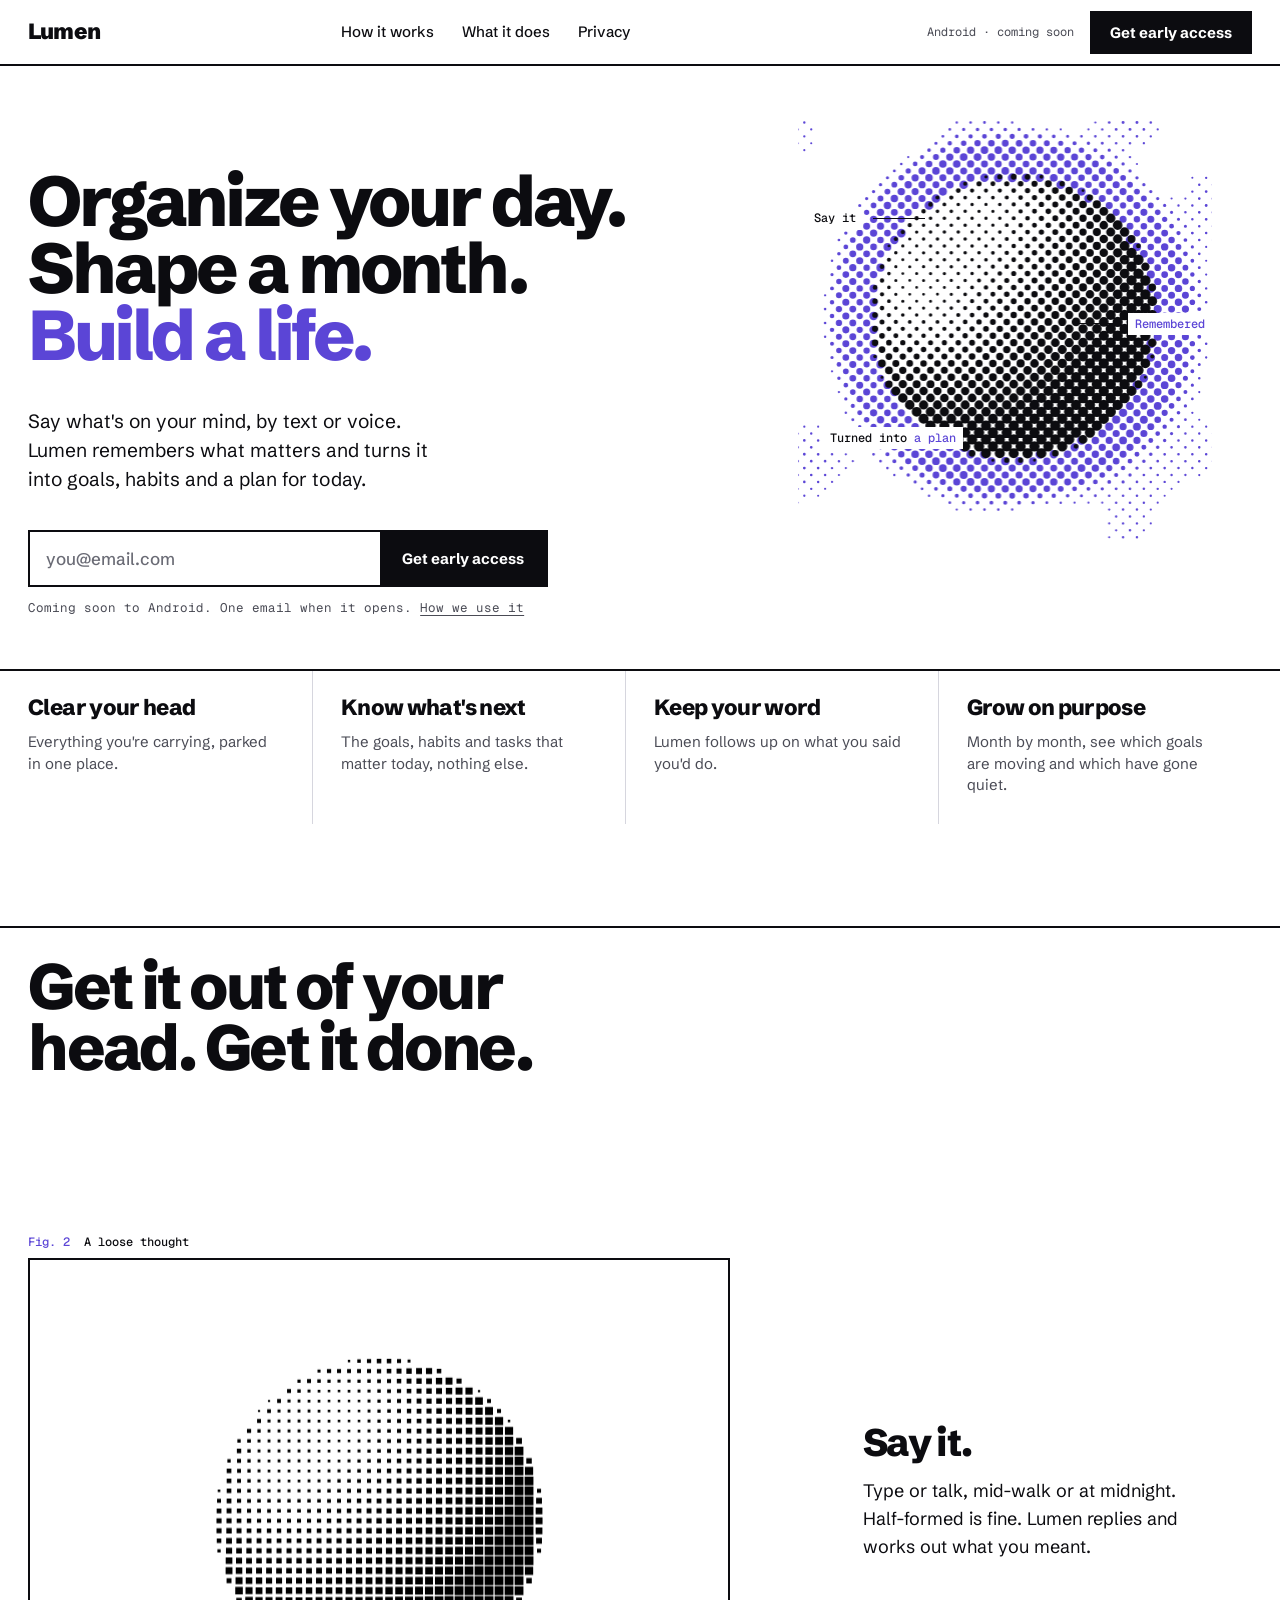
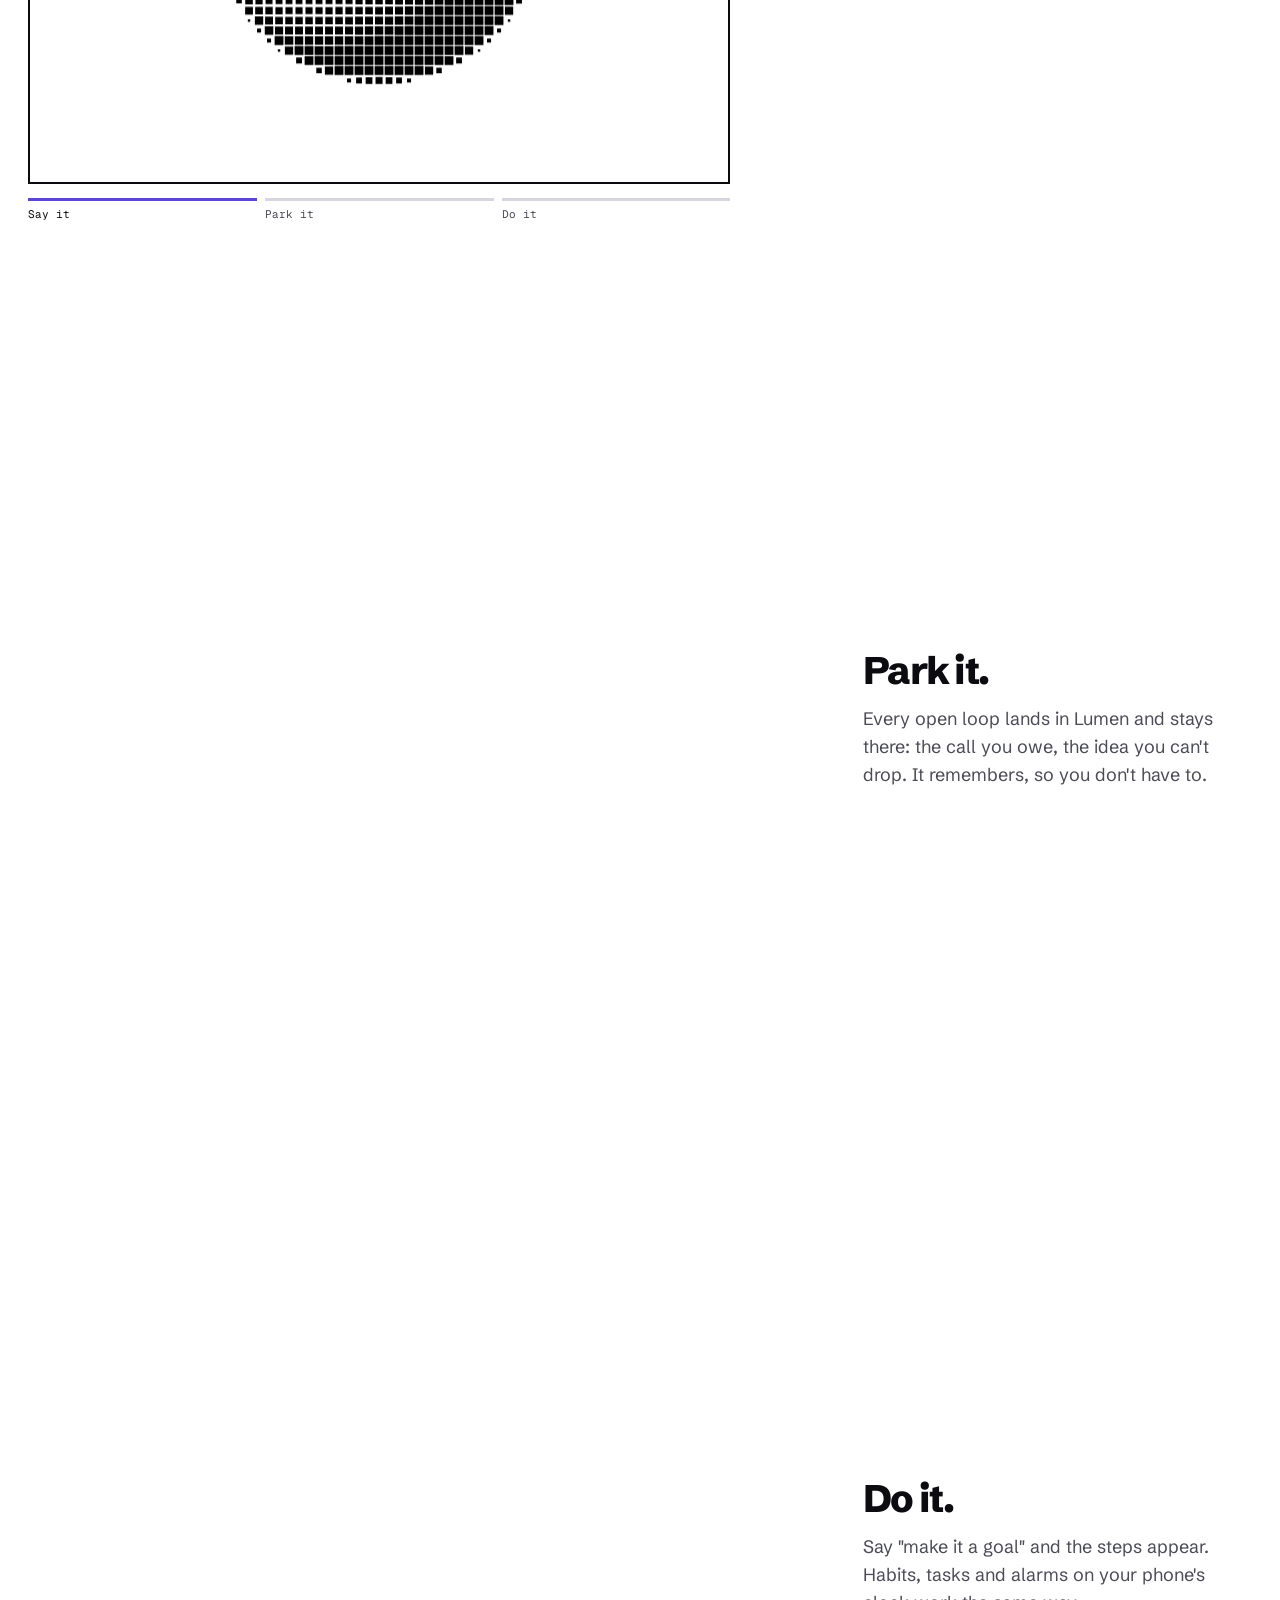
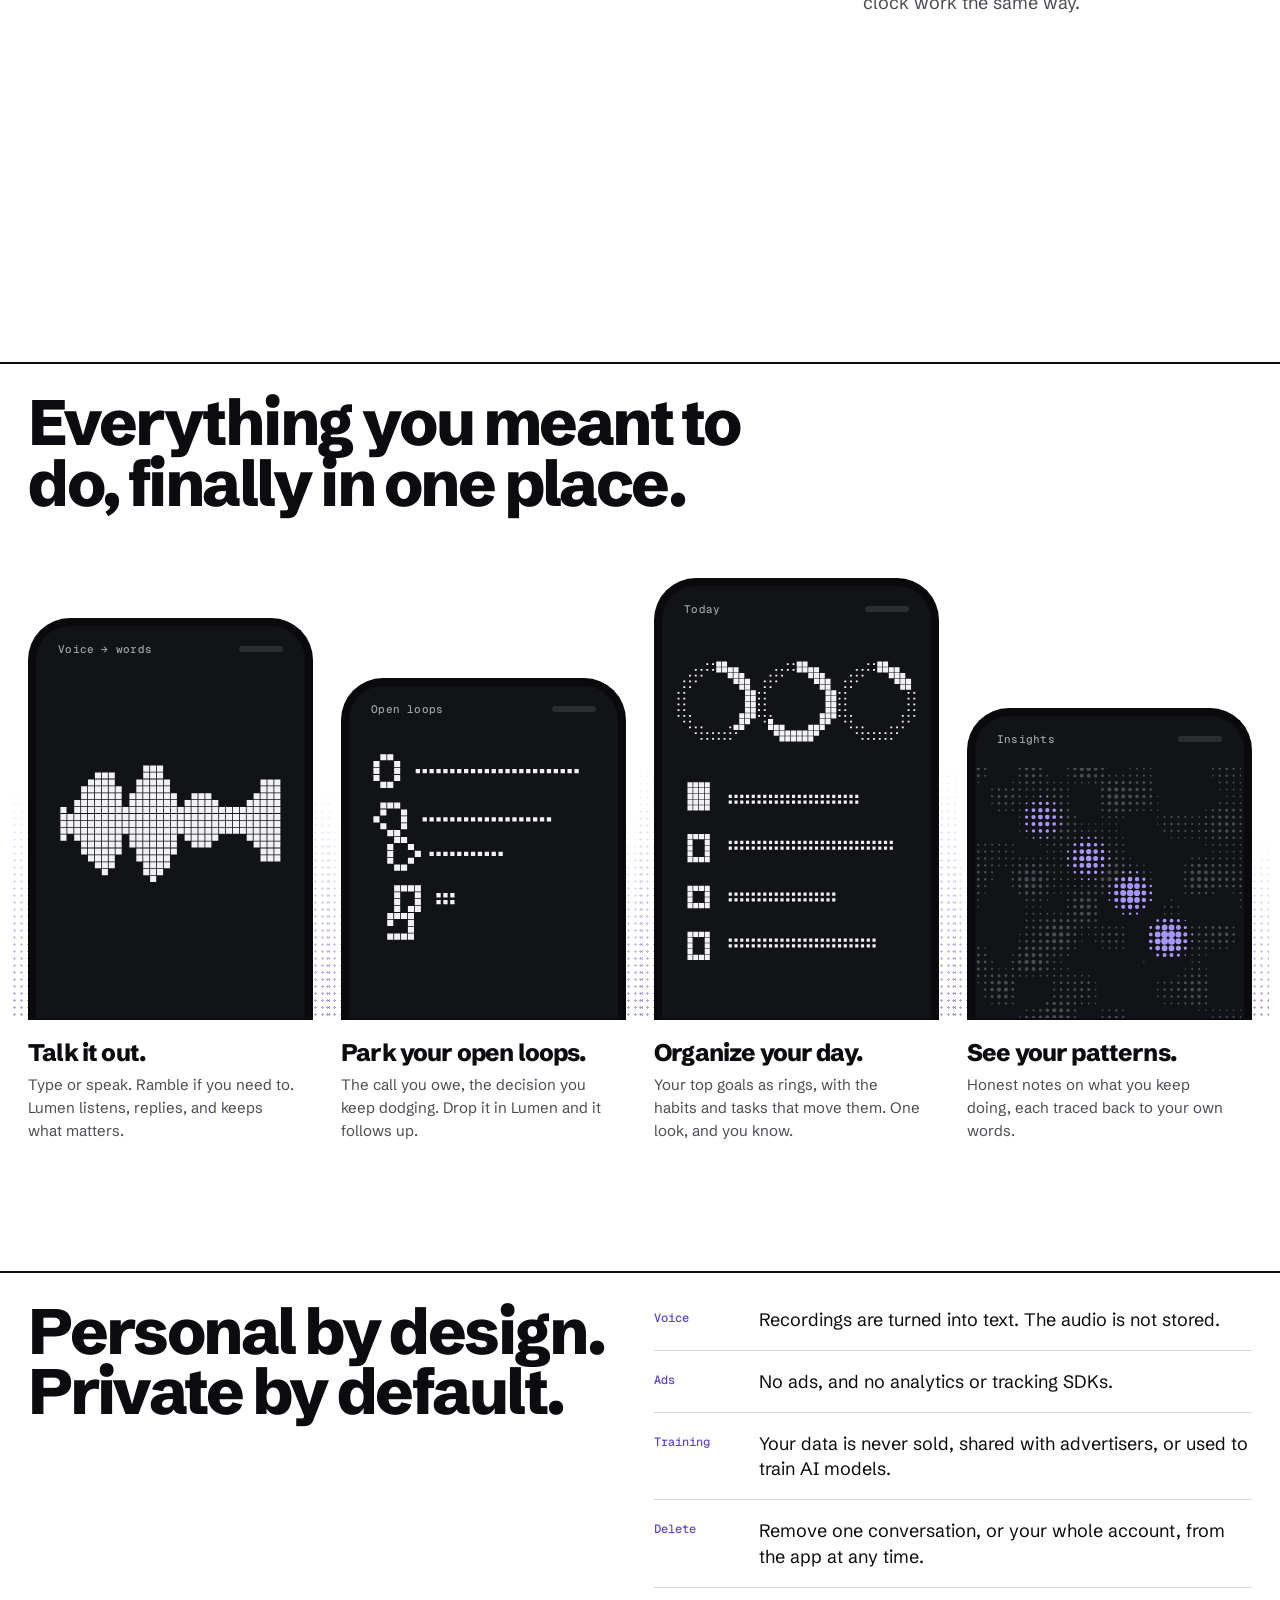
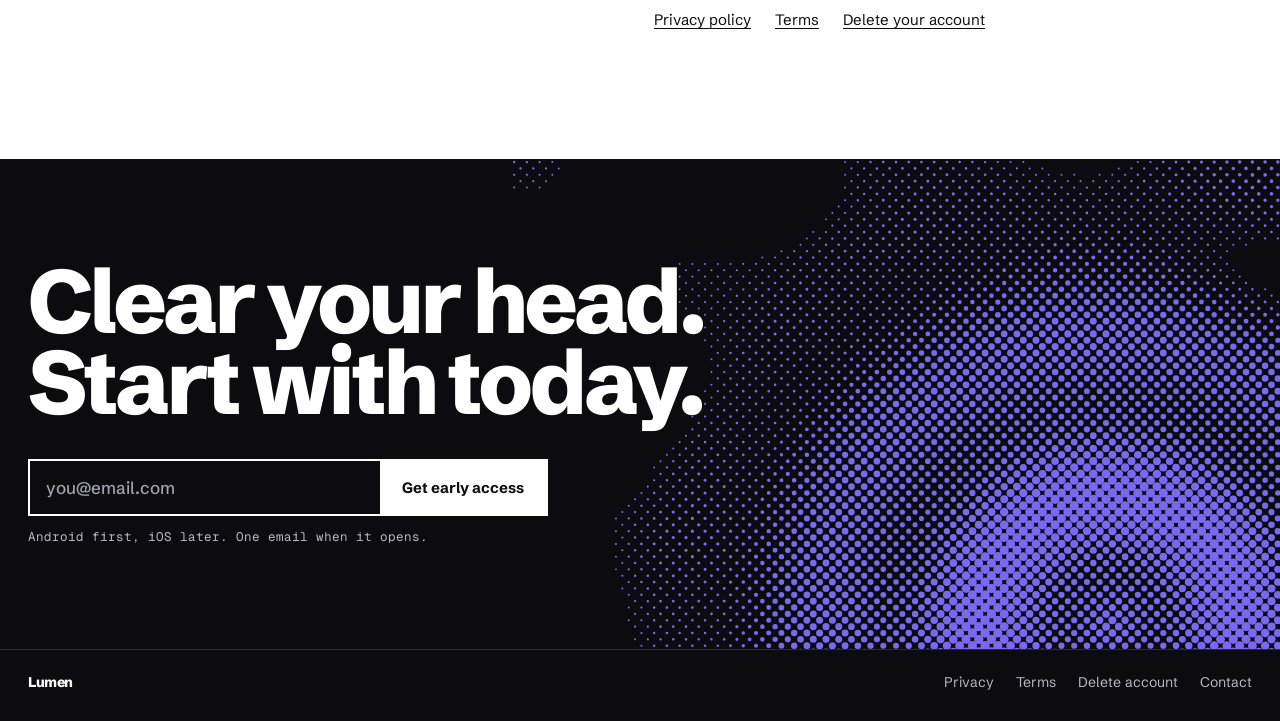
<file: index.html>
<!doctype html>
<html lang="en">
<head>
<meta charset="utf-8">
<meta name="viewport" content="width=device-width, initial-scale=1">
<title>Lumen</title>
<meta name="description" content="Organize your day, shape a month, build a life. Talk to Lumen by text or voice; it remembers what matters and turns it into goals, habits and a plan for today. Coming soon to Android.">
<meta name="theme-color" content="#ffffff">
<!-- Early-access signups: paste the Apps Script web app URL here (see tools/SIGNUP-SHEET.md). -->
<meta name="signup-endpoint" content="https://script.google.com/macros/s/AKfycbzKmmOQINYD0-KCKKzUmuFXins6NTSsWz9HASdipMhS42ae9SotaU0V_OK1k_s-M503/exec">
<meta property="og:type" content="website">
<meta property="og:title" content="Lumen: organize your day, shape a month, build a life">
<meta property="og:description" content="Say what's on your mind. Lumen remembers what matters and turns it into goals, habits and a plan for today. Coming soon to Android.">
<link rel="preconnect" href="https://fonts.googleapis.com">
<link rel="preconnect" href="https://fonts.gstatic.com" crossorigin>
<link href="https://fonts.googleapis.com/css2?family=Schibsted+Grotesk:wght@400;500;700;800;900&family=Geist+Mono:wght@400;500&family=Inter:wght@400;500;600;700&display=swap" rel="stylesheet">
<style>
:root {
  --paper: #ffffff;
  --ink: #0c0c10;
  --ink-2: #4a4b55;
  --violet: #5b45d6;
  --violet-soft: #ece8ff;
  --rule: #0c0c10;
  --hair: #d6d6de;
  --g: clamp(16px, 2.2vw, 32px);
  --col: calc((min(100vw, 1600px) - var(--g) * 13) / 12);
  --sans: 'Schibsted Grotesk', system-ui, sans-serif;
  --mono: 'Geist Mono', ui-monospace, monospace;
  --ease: cubic-bezier(0.16, 1, 0.3, 1);
}
* { box-sizing: border-box; }
html { scroll-behavior: smooth; }
@media (prefers-reduced-motion: reduce) { html { scroll-behavior: auto; } }
body {
  margin: 0;
  background: var(--paper);
  color: var(--ink);
  font: 400 17px/1.55 var(--sans);
  -webkit-font-smoothing: antialiased;
  text-rendering: optimizeLegibility;
}
::selection { background: var(--violet); color: #fff; }
a { color: inherit; text-underline-offset: 0.2em; text-decoration-thickness: 1px; }
a:hover { color: var(--violet); }
:focus-visible { outline: 2px solid var(--violet); outline-offset: 3px; }
html { scrollbar-color: var(--ink) var(--paper); }

.wrap { max-width: 1600px; margin: 0 auto; padding: 0 var(--g); }
.grid { display: grid; grid-template-columns: repeat(12, minmax(0, 1fr)); column-gap: var(--g); }

/* Masthead */
.mast { border-bottom: 2px solid var(--rule); }
.mast .grid { align-items: center; min-height: 64px; }
.logo { grid-column: 1 / 4; font-weight: 900; font-size: 22px; letter-spacing: -0.04em; text-decoration: none; display: flex; align-items: center; gap: 10px; }
.logo svg { width: 22px; height: 22px; }
.mast nav { grid-column: 4 / 10; display: flex; gap: 28px; font-size: 15px; font-weight: 500; }
.mast nav a { text-decoration: none; }
.mast__cta { grid-column: 10 / 13; justify-self: end; display: flex; align-items: center; gap: 16px; font-size: 14px; }
.mast__cta span { font-family: var(--mono); font-size: 12px; color: var(--ink-2); white-space: nowrap; }
.btn {
  white-space: nowrap;
  font: 700 15px/1 var(--sans);
  border: 2px solid var(--ink);
  background: var(--ink);
  color: var(--paper);
  padding: 12px 18px;
  text-decoration: none;
  cursor: pointer;
  transition: background 0.25s var(--ease), color 0.25s var(--ease);
}
.btn:hover { background: var(--violet); border-color: var(--violet); color: #fff; }
.btn:disabled { opacity: 0.5; cursor: progress; }

/* Hero */
.hero { padding-block: clamp(40px, 6vw, 96px) 0; }
.hero__text { grid-column: 1 / 8; align-self: start; padding-top: clamp(0px, 2vw, 32px); }
.hero h1 {
  font-weight: 800;
  font-size: clamp(44px, 5.5vw, 5.4rem);
  line-height: 0.95;
  letter-spacing: -0.045em;
  margin: 0 0 clamp(24px, 3vw, 40px);
  text-wrap: balance;
}
.hero h1 span { display: block; white-space: nowrap; animation: rise 1.1s var(--ease) both; }
.hero h1 span:nth-child(2) { animation-delay: 0.08s; }
.hero h1 span:nth-child(3) { animation-delay: 0.16s; color: var(--violet); }
@keyframes rise { from { transform: translateY(0.35em); opacity: 0; filter: blur(6px); } }
.lede { font-size: clamp(18px, 1.5vw, 21px); line-height: 1.5; max-width: 34ch; margin: 0 0 36px; color: var(--ink); }

.signup { max-width: 520px; }
.signup .trap { position: absolute; left: -9999px; width: 1px; height: 1px; opacity: 0; }
.signup__row { display: flex; border: 2px solid var(--ink); }
.signup input {
  flex: 1;
  min-width: 0;
  font: 500 17px/1 var(--sans);
  padding: 16px 16px;
  border: 0;
  background: transparent;
  color: var(--ink);
  caret-color: var(--violet);
}
.signup input::placeholder { color: #6a6b75; }
.signup input:focus { outline: none; background: var(--violet-soft); }
.signup .btn { border: 0; padding: 0 22px; }
.signup__note { font: 400 12.5px/1.5 var(--mono); color: var(--ink-2); margin: 12px 0 0; }
.signup__note[data-kind='error'] { color: #b4232a; }
.signup__note[data-kind='ok'] { color: var(--violet); }
.signup[data-state='error'] .signup__row { border-color: #b4232a; }

.hero__fig { grid-column: 8 / 13; position: relative; aspect-ratio: 1 / 1.02; margin-top: -24px; }
.hero__fig canvas { position: absolute; inset: 0; width: 100%; height: 100%; display: block; }
.anno { position: absolute; font: 500 12px/1.35 var(--mono); color: var(--ink); display: flex; align-items: center; gap: 10px; white-space: nowrap; pointer-events: none; }
.anno span { background: var(--paper); padding: 3px 7px; }
.anno::before { content: ''; height: 1px; background: var(--ink); width: var(--len, 64px); order: var(--o, 0); }
.anno b { font-weight: 500; color: var(--violet); }
.anno--l { flex-direction: row-reverse; }

/* Facts strip */
.facts { margin-top: clamp(32px, 4vw, 56px); border-top: 2px solid var(--rule); }
.facts .grid > div { grid-column: span 3; padding: 20px 0 28px; border-right: 1px solid var(--hair); padding-right: var(--g); }
.facts .grid > div:last-child { border-right: 0; }
.facts h3 { font-size: 22px; font-weight: 800; letter-spacing: -0.03em; margin: 0 0 6px; }
.facts p { margin: 0; color: var(--ink-2); font-size: 15px; line-height: 1.45; }

/* How it works: sticky stage */
.how { border-top: 2px solid var(--rule); margin-top: clamp(64px, 8vw, 120px); }
.how__head { padding: 28px 0 0; }
.how__head h2, .h2 {
  grid-column: 1 / 9;
  font-size: clamp(40px, 5vw, 4.5rem);
  line-height: 0.95;
  letter-spacing: -0.04em;
  font-weight: 800;
  margin: 0;
  text-wrap: balance;
}
.how__body { position: relative; }
.how__stage { grid-column: 1 / 8; grid-row: 1; position: sticky; top: 0; height: 100vh; display: flex; align-items: center; }
.how__fig { width: 100%; }
.how__stage .frame { position: relative; width: 100%; aspect-ratio: 4 / 3; max-height: 66vh; border: 2px solid var(--rule); overflow: hidden; }
.how__stage canvas { position: absolute; inset: 0; width: 100%; height: 100%; }
.how__stage .tag { margin: 0 0 10px; font: 500 12px/1 var(--mono); }
.how__stage .tag b { color: var(--violet); font-weight: 500; }
.how__stage .meter { margin-top: 14px; display: grid; grid-template-columns: repeat(3, 1fr); gap: 8px; font: 400 11px/1 var(--mono); color: var(--ink-2); }
.how__stage .meter span { border-top: 3px solid var(--hair); padding-top: 8px; transition: border-color 0.4s var(--ease), color 0.4s var(--ease); }
.how__stage .meter span.on { border-color: var(--violet); color: var(--ink); }
.how__steps { grid-column: 9 / 13; grid-row: 1; }
.step { min-height: 92vh; display: flex; flex-direction: column; justify-content: center; }
.step h3 { font-size: clamp(30px, 3vw, 44px); letter-spacing: -0.035em; line-height: 1; font-weight: 800; margin: 0 0 16px; }
.step p { margin: 0; font-size: 18px; max-width: 32ch; color: var(--ink-2); transition: color 0.4s var(--ease); }
.step.on p { color: var(--ink); }

/* Feature plates: a phone-shaped window onto one animated idea, cut by the rule */
.screens { border-top: 2px solid var(--rule); padding-top: 28px; }
.screens .h2 { grid-column: 1 / 10; }
.shots { margin-top: clamp(40px, 5vw, 72px); align-items: end; }
.shot { grid-column: span 3; }
.cut { position: relative; border-bottom: 2px solid var(--rule); display: flex; justify-content: center; }
.cut::before {
  content: '';
  position: absolute;
  inset: 30% -6% 0;
  background-image: radial-gradient(var(--violet) 1.1px, transparent 1.3px);
  background-size: 7px 7px;
  -webkit-mask-image: linear-gradient(to top, #000 0%, transparent 85%);
  mask-image: linear-gradient(to top, #000 0%, transparent 85%);
  opacity: 0.5;
}
.dev {
  position: relative;
  width: min(100%, 290px);
  height: var(--h, 380px);
  background: #121316;
  border: 8px solid #0a0a0c;
  border-bottom: 0;
  border-radius: 42px 42px 0 0;
  overflow: hidden;
  transition: transform 1.2s var(--ease);
}
.shot:nth-child(1) .dev { --h: 400px; }
.shot:nth-child(2) .dev { --h: 340px; }
.shot:nth-child(3) .dev { --h: 440px; }
.shot:nth-child(4) .dev { --h: 310px; }
.js .shot:not(.in) .dev { transform: translateY(14%); }
.dev canvas { position: absolute; left: 0; right: 0; top: 52px; bottom: 0; width: 100%; height: calc(100% - 52px); }
.dev .bar { position: absolute; top: 18px; left: 22px; right: 22px; display: flex; justify-content: space-between; align-items: center; font: 500 11px/1 var(--mono); color: #a0a1aa; letter-spacing: 0.02em; }
.dev .bar i { width: 44px; height: 6px; border-radius: 3px; background: #2c2d33; }
.shot > h3 { font-size: 24px; font-weight: 800; letter-spacing: -0.035em; line-height: 1.05; margin: 20px 0 8px; }
.shot > p { margin: 0; color: var(--ink-2); font-size: 15px; max-width: 30ch; }

/* Privacy */
.priv { border-top: 2px solid var(--rule); margin-top: clamp(80px, 10vw, 140px); padding-top: 28px; }
.priv .h2 { grid-column: 1 / 7; }
.priv ul { grid-column: 7 / 13; list-style: none; margin: 0; padding: 0; }
.priv li { display: grid; grid-template-columns: 7ch 1fr; gap: var(--g); border-bottom: 1px solid var(--hair); padding: 18px 0; font-size: 18px; line-height: 1.4; }
.priv li:first-child { padding-top: 6px; }
.priv li span { font: 500 12px/1.9 var(--mono); color: var(--violet); }
.priv__links { grid-column: 7 / 13; margin-top: 20px; font-size: 15px; display: flex; gap: 24px; }

/* Close */
.close { margin-top: clamp(80px, 10vw, 140px); background: var(--ink); color: var(--paper); position: relative; overflow: hidden; }
.close canvas { position: absolute; right: 0; top: 0; width: 60%; height: 100%; }
.close .grid { position: relative; padding-block: clamp(56px, 8vw, 120px); }
.close h2 { grid-column: 1 / 8; font-size: clamp(48px, 7vw, 6rem); line-height: 0.9; letter-spacing: -0.045em; font-weight: 800; margin: 0 0 36px; }
.close .signup { grid-column: 1 / 7; }
.close .signup__row { border-color: var(--paper); }
.close .signup input { color: var(--paper); }
.close .signup input::placeholder { color: #a3a4ae; }
.close .signup input:focus { background: #1d1c2a; }
.close .btn { background: var(--paper); color: var(--ink); }
.close .btn:hover { background: var(--violet); color: #fff; }
.close .signup__note { color: #b7b8c2; }
.close .signup__note[data-kind='ok'] { color: #b9adff; }
.close .signup__note[data-kind='error'] { color: #ff9a9a; }

footer { background: var(--ink); color: #b7b8c2; border-top: 1px solid #2a2b31; font-size: 14px; }
footer .grid { padding-block: 22px 28px; align-items: center; }
footer .f-l { grid-column: 1 / 5; color: var(--paper); font-weight: 800; letter-spacing: -0.03em; }
footer nav { grid-column: 5 / 13; justify-self: end; display: flex; gap: 22px; flex-wrap: wrap; }
footer a { text-decoration: none; }
footer a:hover { color: #b9adff; }

@media (max-width: 960px) {
  .mast nav { display: none; }
  .logo { grid-column: 1 / 7; }
  .mast__cta { grid-column: 7 / 13; }
  .mast__cta span { display: none; }
  .hero__text, .hero__fig { grid-column: 1 / -1; }
  .hero__fig { margin-top: 32px; aspect-ratio: 1 / 1; }
  .anno { font-size: 10.5px; }
  .facts .grid > div { grid-column: span 6; border-right: 0; border-bottom: 1px solid var(--hair); }
  .how__head h2, .h2, .screens .h2, .priv .h2 { grid-column: 1 / -1; }
  .how__body { display: block; }
  .how__stage { display: block; height: auto; top: 0; background: var(--paper); z-index: 1; padding: 10px 0 12px; }
  .how__stage .frame { aspect-ratio: 16 / 10; max-height: 38vh; }
  .how__stage .meter { margin-top: 10px; }
  .step { min-height: 64vh; }
  .shots { display: flex; overflow-x: auto; scroll-snap-type: x mandatory; gap: var(--g); margin-left: calc(var(--g) * -1); margin-right: calc(var(--g) * -1); padding: 0 var(--g) 8px; scrollbar-width: none; }
  .shot { flex: 0 0 78%; scroll-snap-align: center; }
  .dev { --h: 360px !important; }
  .priv ul, .priv__links { grid-column: 1 / -1; margin-top: 24px; }
  .close h2, .close .signup { grid-column: 1 / -1; }
  .close canvas { width: 100%; opacity: 0.45; }
  footer .f-l, footer nav { grid-column: 1 / -1; justify-self: start; }
  footer nav { margin-top: 10px; }
}
@media (max-width: 520px) {
  .hero h1 { font-size: clamp(36px, 10.4vw, 52px); }
  .hero h1 span { white-space: normal; }
  .facts .grid > div { grid-column: 1 / -1; }
  .signup .btn { padding: 0 14px; font-size: 14px; }
}
</style>
</head>
<body>
<script>document.documentElement.classList.add('js')</script>

<header class="mast">
  <div class="wrap grid">
    <a class="logo" href="#top" aria-label="Lumen home">
Lumen
    </a>
    <nav aria-label="Sections"><a href="#how">How it works</a><a href="#screens">What it does</a><a href="#privacy">Privacy</a></nav>
    <div class="mast__cta"><span>Android · coming soon</span><a class="btn" href="#join">Get early access</a></div>
  </div>
</header>

<main id="top">
  <section class="hero wrap">
    <div class="grid">
      <div class="hero__text">
        <h1><span>Organize your day.</span><span>Shape a month.</span><span>Build a life.</span></h1>
        <p class="lede">Say what's on your mind, by text or voice. Lumen remembers what matters and turns it into goals, habits and a plan for today.</p>
        <form class="signup" data-source="top" novalidate><input class="trap" type="text" name="website" tabindex="-1" autocomplete="off" aria-hidden="true">
          <label class="signup__row">
            <span class="visually-hidden" style="position:absolute;clip:rect(0 0 0 0);width:1px;height:1px;overflow:hidden">Email address</span>
            <input type="email" name="email" placeholder="you@email.com" autocomplete="email" required>
            <button class="btn" type="submit">Get early access</button>
          </label>
          <p class="signup__note" aria-live="polite">Coming soon to Android. One email when it opens. <a href="privacy.html#signup">How we use it</a></p>
        </form>
      </div>
      <figure class="hero__fig" id="heroFig" aria-hidden="true">
        <canvas id="heroCanvas"></canvas>
        <div class="anno anno--l" style="left:2%;top:21%;--len:52px"><span>Say it</span></div>
        <div class="anno" style="right:0;top:46%;--len:44px;--o:-1"><span><b>Remembered</b></span></div>
        <div class="anno anno--l" style="left:6%;top:73%;--len:72px"><span>Turned into <b>a plan</b></span></div>
      </figure>
    </div>
  </section>

  <section class="facts wrap" aria-label="What Lumen does">
    <div class="grid">
      <div><h3>Clear your head</h3><p>Everything you're carrying, parked in one place.</p></div>
      <div><h3>Know what's next</h3><p>The goals, habits and tasks that matter today, nothing else.</p></div>
      <div><h3>Keep your word</h3><p>Lumen follows up on what you said you'd do.</p></div>
      <div><h3>Grow on purpose</h3><p>Month by month, see which goals are moving and which have gone quiet.</p></div>
    </div>
  </section>

  <section class="how wrap" id="how">
    <div class="how__head grid"><h2>Get it out of your head. Get it done.</h2></div>
    <div class="how__body grid">
      <div class="how__stage">
        <div class="how__fig">
          <div class="tag"><b>Fig. 2</b>&nbsp;&nbsp;<span id="howTag">A loose thought</span></div>
          <div class="frame"><canvas id="howCanvas" aria-hidden="true"></canvas></div>
          <div class="meter" aria-hidden="true"><span class="on">Say it</span><span>Park it</span><span>Do it</span></div>
        </div>
      </div>
      <div class="how__steps">
        <div class="step on" data-tag="A loose thought"><h3>Say it.</h3><p>Type or talk, mid-walk or at midnight. Half-formed is fine. Lumen replies and works out what you meant.</p></div>
        <div class="step" data-tag="Parked"><h3>Park it.</h3><p>Every open loop lands in Lumen and stays there: the call you owe, the idea you can't drop. It remembers, so you don't have to.</p></div>
        <div class="step" data-tag="A plan"><h3>Do it.</h3><p>Say "make it a goal" and the steps appear. Habits, tasks and alarms on your phone's clock work the same way.</p></div>
      </div>
    </div>
  </section>

  <section class="screens wrap" id="screens">
    <div class="grid">
      <h2 class="h2">Everything you meant to do, finally in one place.</h2>
    </div>
    <div class="grid shots">
      <article class="shot">
        <div class="cut"><div class="dev"><div class="bar"><span>Voice → words</span><i></i></div><canvas data-plate="talk" aria-hidden="true"></canvas></div></div>
        <h3>Talk it out.</h3>
        <p>Type or speak. Ramble if you need to. Lumen listens, replies, and keeps what matters.</p>
      </article>
      <article class="shot">
        <div class="cut"><div class="dev"><div class="bar"><span>Open loops</span><i></i></div><canvas data-plate="loops" aria-hidden="true"></canvas></div></div>
        <h3>Park your open loops.</h3>
        <p>The call you owe, the decision you keep dodging. Drop it in Lumen and it follows up.</p>
      </article>
      <article class="shot">
        <div class="cut"><div class="dev"><div class="bar"><span>Today</span><i></i></div><canvas data-plate="today" aria-hidden="true"></canvas></div></div>
        <h3>Organize your day.</h3>
        <p>Your top goals as rings, with the habits and tasks that move them. One look, and you know.</p>
      </article>
      <article class="shot">
        <div class="cut"><div class="dev"><div class="bar"><span>Insights</span><i></i></div><canvas data-plate="patterns" aria-hidden="true"></canvas></div></div>
        <h3>See your patterns.</h3>
        <p>Honest notes on what you keep doing, each traced back to your own words.</p>
      </article>
    </div>
  </section>

  <section class="priv wrap" id="privacy">
    <div class="grid">
      <h2 class="h2">Personal by design. Private by default.</h2>
      <ul>
        <li><span>Voice</span>Recordings are turned into text. The audio is not stored.</li>
        <li><span>Ads</span>No ads, and no analytics or tracking SDKs.</li>
        <li><span>Training</span>Your data is never sold, shared with advertisers, or used to train AI models.</li>
        <li><span>Delete</span>Remove one conversation, or your whole account, from the app at any time.</li>
      </ul>
      <div class="priv__links"><a href="privacy.html">Privacy policy</a><a href="terms.html">Terms</a><a href="delete-account.html">Delete your account</a></div>
    </div>
  </section>

  <section class="close" id="join">
    <canvas id="closeCanvas" aria-hidden="true"></canvas>
    <div class="wrap grid">
      <h2>Clear your head. Start with today.</h2>
      <form class="signup" data-source="bottom" novalidate><input class="trap" type="text" name="website" tabindex="-1" autocomplete="off" aria-hidden="true">
        <label class="signup__row">
          <span style="position:absolute;clip:rect(0 0 0 0);width:1px;height:1px;overflow:hidden">Email address</span>
          <input type="email" name="email" placeholder="you@email.com" autocomplete="email" required>
          <button class="btn" type="submit">Get early access</button>
        </label>
        <p class="signup__note" aria-live="polite">Android first, iOS later. One email when it opens.</p>
      </form>
    </div>
  </section>
</main>

<footer>
  <div class="wrap grid">
    <div class="f-l">Lumen</div>
    <nav aria-label="Legal"><a href="privacy.html">Privacy</a><a href="terms.html">Terms</a><a href="delete-account.html">Delete account</a><a href="mailto:darshmamtora2122@gmail.com">Contact</a></nav>
  </div>
</footer>

<script src="assets/halftone.js"></script>
<script src="assets/signup.js"></script>
<script>
(function () {
  const H = window.Halftone;
  const { smooth, clamp, noise } = H;

  // Fig. 1: a black sphere with a violet glow plate, printed slightly out of register.
  const ball = H.sphere({ cx: 0.52, cy: 0.47, r: 0.34, light: [-0.55, -0.6] });
  const glow = (u, v, t, s) => {
    const d = Math.hypot((u - 0.52) * s.aspect, v - 0.47);
    const ring = smooth(0.49, 0.34, d) * (0.55 + 0.45 * Math.sin(d * 34 - t * 1.6) ** 2);
    return d < 0.33 ? 0 : clamp(ring * 0.8 + (noise(u * 5, v * 5, t * 0.2) - 0.5) * 0.2);
  };
  H.mount(document.getElementById('heroCanvas'), {
    spacing: 8.5,
    pointerHost: document.getElementById('heroFig'),
    pointerRadius: 0.22,
    pointerGain: -0.85,
    plates: [
      { color: '#5b45d6', field: glow, offset: [0, 0] },
      { color: '#0c0c10', field: ball, offset: [1.5, -1] },
    ],
  });

  // Fig. 2: scattered noise → a gathered sphere → four ordered bars (a plan's steps).
  const bars = [0.74, 0.52, 0.63, 0.38];
  const f0 = (u, v, t, s) => {
    const n = noise(u * 7 * s.aspect, v * 7, t * 0.3);
    return clamp((n - 0.56) * 2.6) * 0.85;
  };
  const f1 = H.sphere({ cx: 0.5, cy: 0.5, r: 0.3, light: [-0.5, -0.6], grain: 0.1 });
  const f2 = (u, v, t) => {
    for (let i = 0; i < 4; i++) {
      const y = 0.26 + i * 0.15;
      if (Math.abs(v - y) < 0.045 && u > 0.14 && u < 0.14 + bars[i] * (0.97 + 0.03 * Math.sin(t + i))) return i === 0 ? 1 : 0.62;
      if (Math.abs(v - y) < 0.045 && u > 0.06 && u < 0.1) return 1;
    }
    return 0;
  };
  const how = H.mount(document.getElementById('howCanvas'), {
    spacing: 10,
    angle: 0,
    shape: 'square',
    pointer: false,
    field: (u, v, t, s) => {
      const p = s.progress;
      // One picture at a time: each fades fully out before the next fades in.
      const w0 = 1 - smooth(0.2, 0.32, p);
      const w1 = smooth(0.36, 0.46, p) * (1 - smooth(0.6, 0.7, p));
      const w2 = smooth(0.74, 0.84, p);
      return f0(u, v, t, s) * w0 + f1(u, v, t, s) * w1 + f2(u, v, t, s) * w2;
    },
  });
  const body = document.querySelector('.how__body');
  const steps = [...document.querySelectorAll('.step')];
  const meter = [...document.querySelectorAll('.meter span')];
  const tag = document.getElementById('howTag');
  // Scroll sets a target; the picture eases toward it so wheel notches never jump.
  // Progress follows where each step sits on screen, so picture and words always agree.
  // Anchors: the middle of each step lines up with the middle of the free area beside/below the picture.
  const stageEl = document.querySelector('.how__stage');
  const ANCHOR = [0.08, 0.53, 0.94];
  let target = 0, shown = 0, raf = 0, lastIdx = -1, lastF = 0;
  function readScroll() {
    const vh = window.innerHeight;
    const stacked = window.matchMedia('(max-width: 960px)').matches;
    const stageBottom = stacked ? stageEl.getBoundingClientRect().bottom : 0;
    const focus = stacked ? stageBottom + (vh - stageBottom) / 2 : vh / 2;
    const c = steps.map((s) => { const b = s.getBoundingClientRect(); return (b.top + b.bottom) / 2; });
    let f;
    if (focus <= c[0]) f = (c[0] - focus) / Math.max(1, c[1] - c[0]) * -1;
    else if (focus <= c[1]) f = (focus - c[0]) / (c[1] - c[0]);
    else f = 1 + (focus - c[1]) / (c[2] - c[1]);
    f = Math.min(2, Math.max(0, f));
    const i = Math.min(1, Math.floor(f));
    target = ANCHOR[i] + (ANCHOR[i + 1] - ANCHOR[i]) * (f - i);
    lastF = f;
    if (!raf) raf = requestAnimationFrame(tick);
  }
  function tick() {
    raf = 0;
    shown += (target - shown) * 0.14;
    if (Math.abs(target - shown) < 0.0004) shown = target;
    how.setProgress(shown);
    const idx = Math.round(lastF);
    if (idx !== lastIdx) {
      lastIdx = idx;
      steps.forEach((s, i) => s.classList.toggle('on', i === idx));
      meter.forEach((m, i) => m.classList.toggle('on', i <= idx));
      tag.textContent = steps[idx].dataset.tag;
    }
    if (shown !== target) raf = requestAnimationFrame(tick);
  }
  window.addEventListener('scroll', readScroll, { passive: true });
  window.addEventListener('resize', readScroll);
  readScroll();

  // Closing field: violet light rising from the bottom-right.
  H.mount(document.getElementById('closeCanvas'), {
    spacing: 9,
    color: '#7c68f0',
    pointerGain: 0.6,
    field: (u, v, t, s) => {
      const d = Math.hypot((u - 0.78) * s.aspect, v - 0.95);
      return clamp(smooth(1.1, 0.1, d) * (0.7 + 0.3 * Math.sin(d * 18 - t * 1.2)) + (noise(u * 4, v * 4, t * 0.15) - 0.5) * 0.25);
    },
  });

  // Feature plates. Each loops a few seconds of one idea, drawn in the app's own dark.
  const ease = (x) => 1 - Math.pow(1 - clamp(x), 3);
  const loopT = (t, len) => (t % len) / len;
  const P = {
    // A voice wave that settles into lines of words.
    talk: (u, v, t, s) => {
      const ph = loopT(t, 7);
      const m = smooth(0.34, 0.52, ph) * (1 - smooth(0.9, 0.99, ph));
      const amp = 0.03 + 0.15 * Math.abs(Math.sin(u * 15 + t * 3.2) * Math.sin(u * 4.6 - t * 1.4));
      const wave = u > 0.08 && u < 0.92 && Math.abs(v - 0.42) < amp ? 1 : 0;
      const L = [0.82, 0.7, 0.78, 0.46];
      let lines = 0;
      for (let i = 0; i < 4; i++) {
        const y = 0.26 + i * 0.1;
        const grow = ease((ph - 0.36 - i * 0.07) / 0.18);
        if (Math.abs(v - y) < 0.022 && u > 0.1 && u < 0.1 + L[i] * grow) lines = 0.8;
      }
      return wave * (1 - m) + lines * m;
    },
    // Scattered loops drift in and settle into a tidy list.
    loops: (u, v, t, s) => {
      const ph = loopT(t, 8);
      const k = ease((ph - 0.12) / 0.4) * (1 - smooth(0.9, 1, ph));
      let val = 0;
      for (let i = 0; i < 5; i++) {
        const sx = 0.2 + 0.6 * noise(i * 3.1, 0.5, t * 0.15), sy = 0.15 + 0.7 * noise(0.5, i * 2.7, t * 0.15);
        const ki = clamp(k * 1.25 - i * 0.06);
        const x = sx + (0.14 - sx) * ki, y = sy + (0.12 + i * 0.15 - sy) * ki;
        const d = Math.hypot((u - x) * s.aspect, v - y);
        if (d > 0.035 && d < 0.058) val = 1;
        if (Math.abs(v - y) < 0.016 && u > x + 0.1 && u < x + 0.1 + (0.62 - i * 0.06) * smooth(0.75, 1, ki)) val = Math.max(val, 0.5);
      }
      return val;
    },
    // Three goal rings in one colour, as the app draws them, and the day's list below.
    today: (u, v, t, s) => {
      const ph = loopT(t, 7);
      const fill = ease(ph / 0.45) * (1 - smooth(0.9, 1, ph));
      const goals = [0.4, 0.67, 0.2];
      for (let i = 0; i < 3; i++) {
        const cx = 0.2 + i * 0.3, cy = 0.17;
        const dx = (u - cx) * s.aspect, dy = v - cy, d = Math.hypot(dx, dy);
        if (d > 0.075 && d < 0.105) {
          const a = (Math.atan2(dx, -dy) + Math.PI * 2) % (Math.PI * 2);
          return a < goals[i] * fill * Math.PI * 2 ? 1 : 0.14;
        }
      }
      for (let i = 0; i < 4; i++) {
        const y = 0.42 + i * 0.13;
        const bx = (u - 0.135) * s.aspect, by = v - y;
        if (Math.abs(bx) < 0.034 && Math.abs(by) < 0.034) {
          const done = i < 2 && ph > 0.3 + i * 0.12 && ph < 0.92;
          return done || Math.abs(bx) > 0.02 || Math.abs(by) > 0.02 ? 1 : 0;
        }
        if (Math.abs(v - y) < 0.015 && u > 0.24 && u < 0.24 + [0.5, 0.62, 0.4, 0.55][i]) return 0.38;
      }
      return 0;
    },
    // Quiet noise, and one pattern that keeps lighting up.
    dim: (u, v, t, s) => clamp((noise(u * 9 * s.aspect, v * 9, t * 0.2) - 0.45) * 1.6) * 0.5,
    pattern: (u, v, t, s) => {
      const pts = [[0.25, 0.2], [0.42, 0.36], [0.58, 0.5], [0.72, 0.68]];
      let val = 0;
      pts.forEach(([x, y], i) => {
        const on = 0.5 + 0.5 * Math.sin(t * 2 - i * 0.9);
        const d = Math.hypot((u - x) * s.aspect, v - y);
        val = Math.max(val, smooth(0.11, 0.0, d) * (0.45 + 0.55 * on));
      });
      return val;
    },
  };
  document.querySelectorAll('canvas[data-plate]').forEach((c) => {
    const kind = c.dataset.plate;
    const plates = kind === 'patterns'
      ? [{ color: '#4a4b55', field: P.dim }, { color: '#a896ff', field: P.pattern }]
      : [{ color: '#f2f2f4', field: P[kind] }];
    H.mount(c, { spacing: kind === 'today' ? 5 : 6, angle: 0, shape: kind === 'patterns' ? 'circle' : 'square', pointer: false, fps: 30, plates });
  });
  const io = new IntersectionObserver((es) => es.forEach((e) => { if (e.isIntersecting) { e.target.classList.add('in'); io.unobserve(e.target); } }), { threshold: 0.25 });
  document.querySelectorAll('.shot').forEach((el, i) => { el.querySelector('.dev').style.transitionDelay = i * 90 + 'ms'; io.observe(el); });
})();
</script>
</body>
</html>
</file>
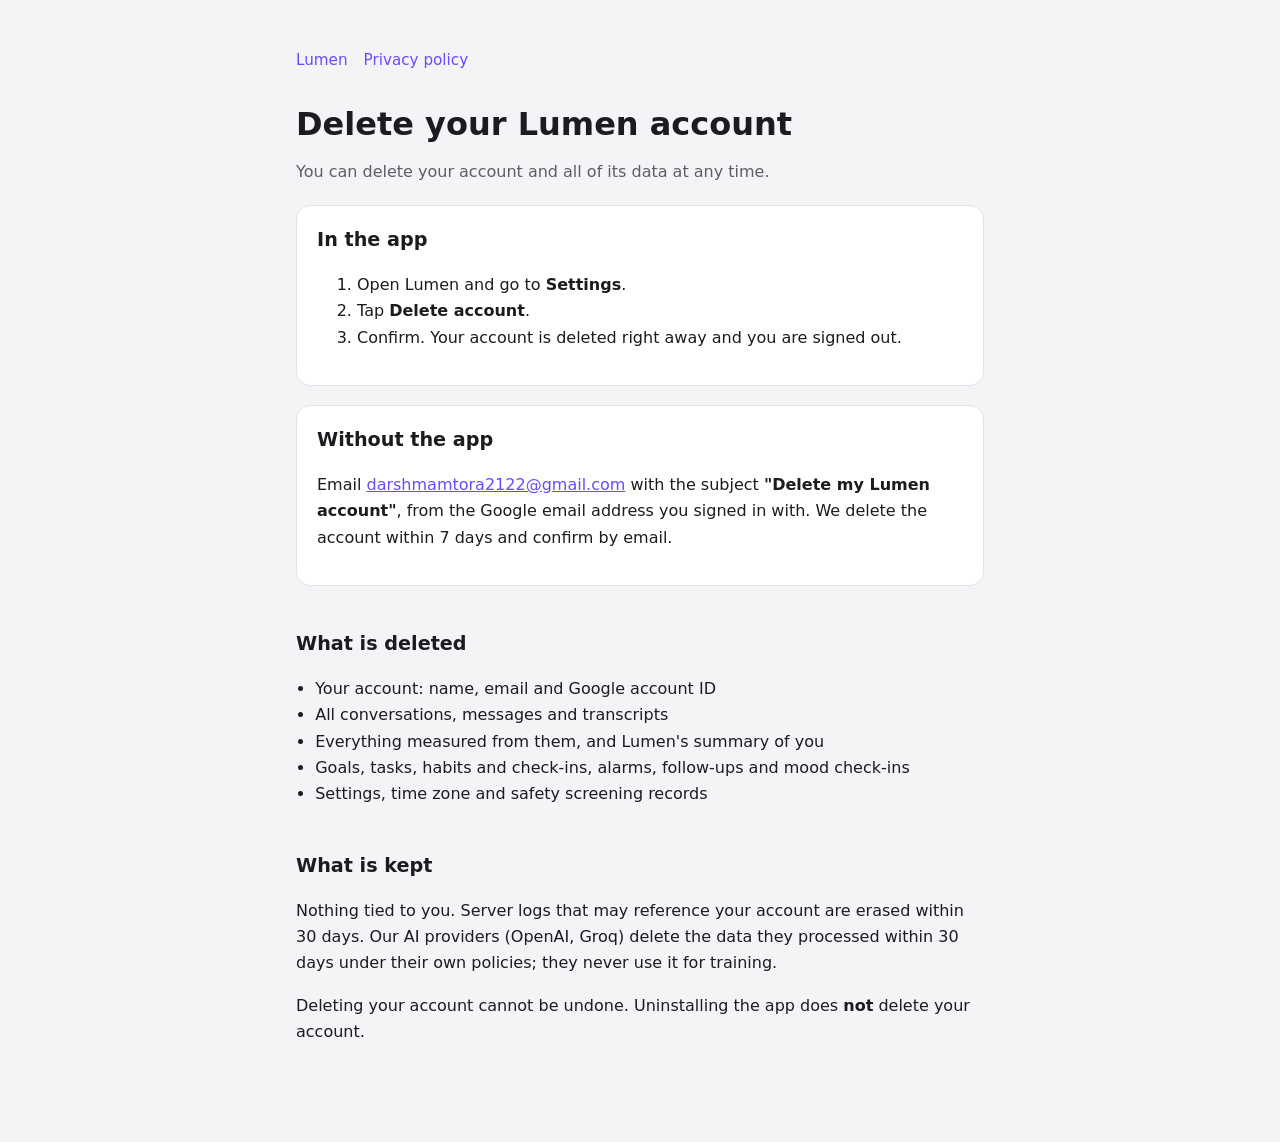
<file: delete-account.html>
<!doctype html>
<html lang="en">
<head>
  <meta charset="utf-8">
  <meta name="viewport" content="width=device-width, initial-scale=1">
  <title>Delete Lumen Account</title>
  <link rel="stylesheet" href="style.css">
</head>
<body>
<main>
  <nav><a href="index.html">Lumen</a><a href="privacy.html">Privacy policy</a></nav>
  <h1>Delete your Lumen account</h1>
  <p class="muted">You can delete your account and all of its data at any time.</p>

  <div class="card">
    <h2 style="margin-top:0">In the app</h2>
    <ol>
      <li>Open Lumen and go to <strong>Settings</strong>.</li>
      <li>Tap <strong>Delete account</strong>.</li>
      <li>Confirm. Your account is deleted right away and you are signed out.</li>
    </ol>
  </div>

  <div class="card">
    <h2 style="margin-top:0">Without the app</h2>
    <p>Email <a href="mailto:darshmamtora2122@gmail.com?subject=Delete%20my%20Lumen%20account">darshmamtora2122@gmail.com</a>
    with the subject <strong>"Delete my Lumen account"</strong>, from the Google email address you signed in with.
    We delete the account within 7 days and confirm by email.</p>
  </div>

  <h2>What is deleted</h2>
  <ul>
    <li>Your account: name, email and Google account ID</li>
    <li>All conversations, messages and transcripts</li>
    <li>Everything measured from them, and Lumen's summary of you</li>
    <li>Goals, tasks, habits and check-ins, alarms, follow-ups and mood check-ins</li>
    <li>Settings, time zone and safety screening records</li>
  </ul>

  <h2>What is kept</h2>
  <p>Nothing tied to you. Server logs that may reference your account are erased within 30 days. Our AI providers
  (OpenAI, Groq) delete the data they processed within 30 days under their own policies; they never use it for
  training.</p>

  <p>Deleting your account cannot be undone. Uninstalling the app does <strong>not</strong> delete your account.</p>
</main>
</body>
</html>
</file>
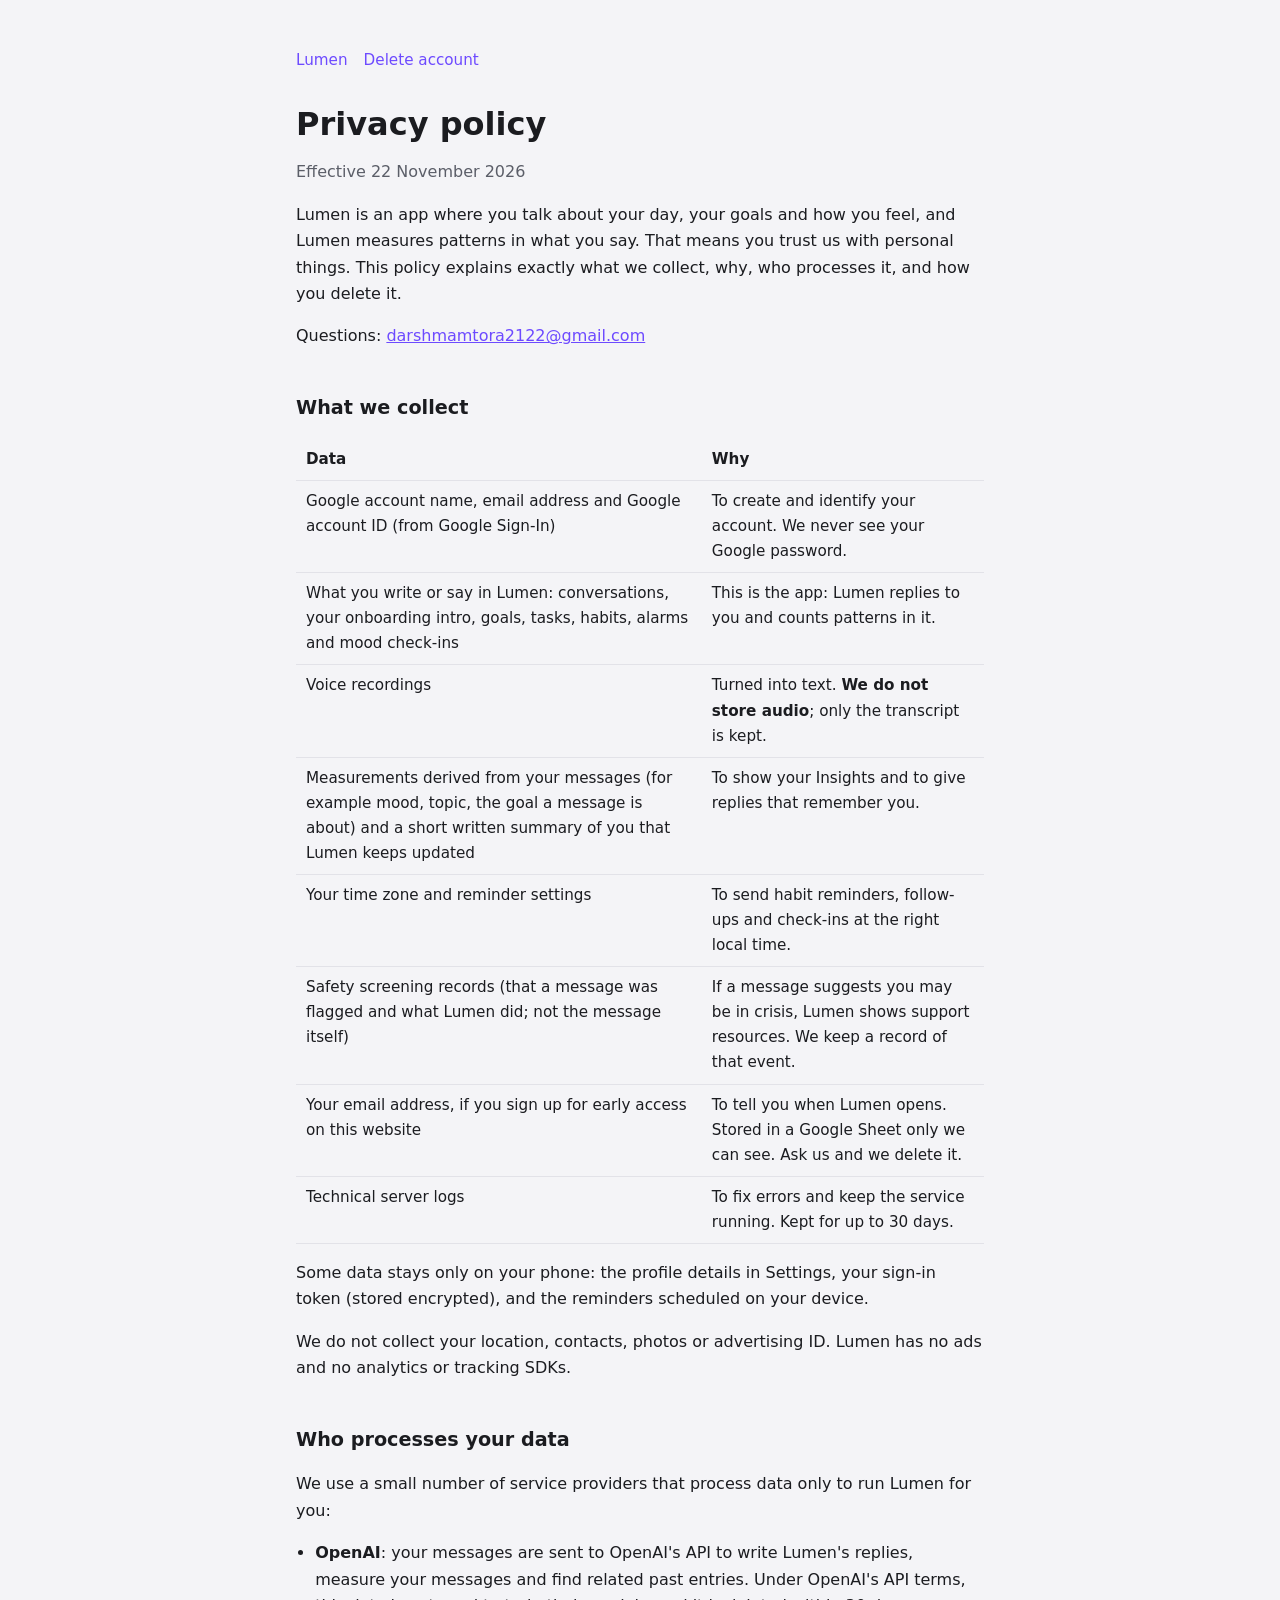
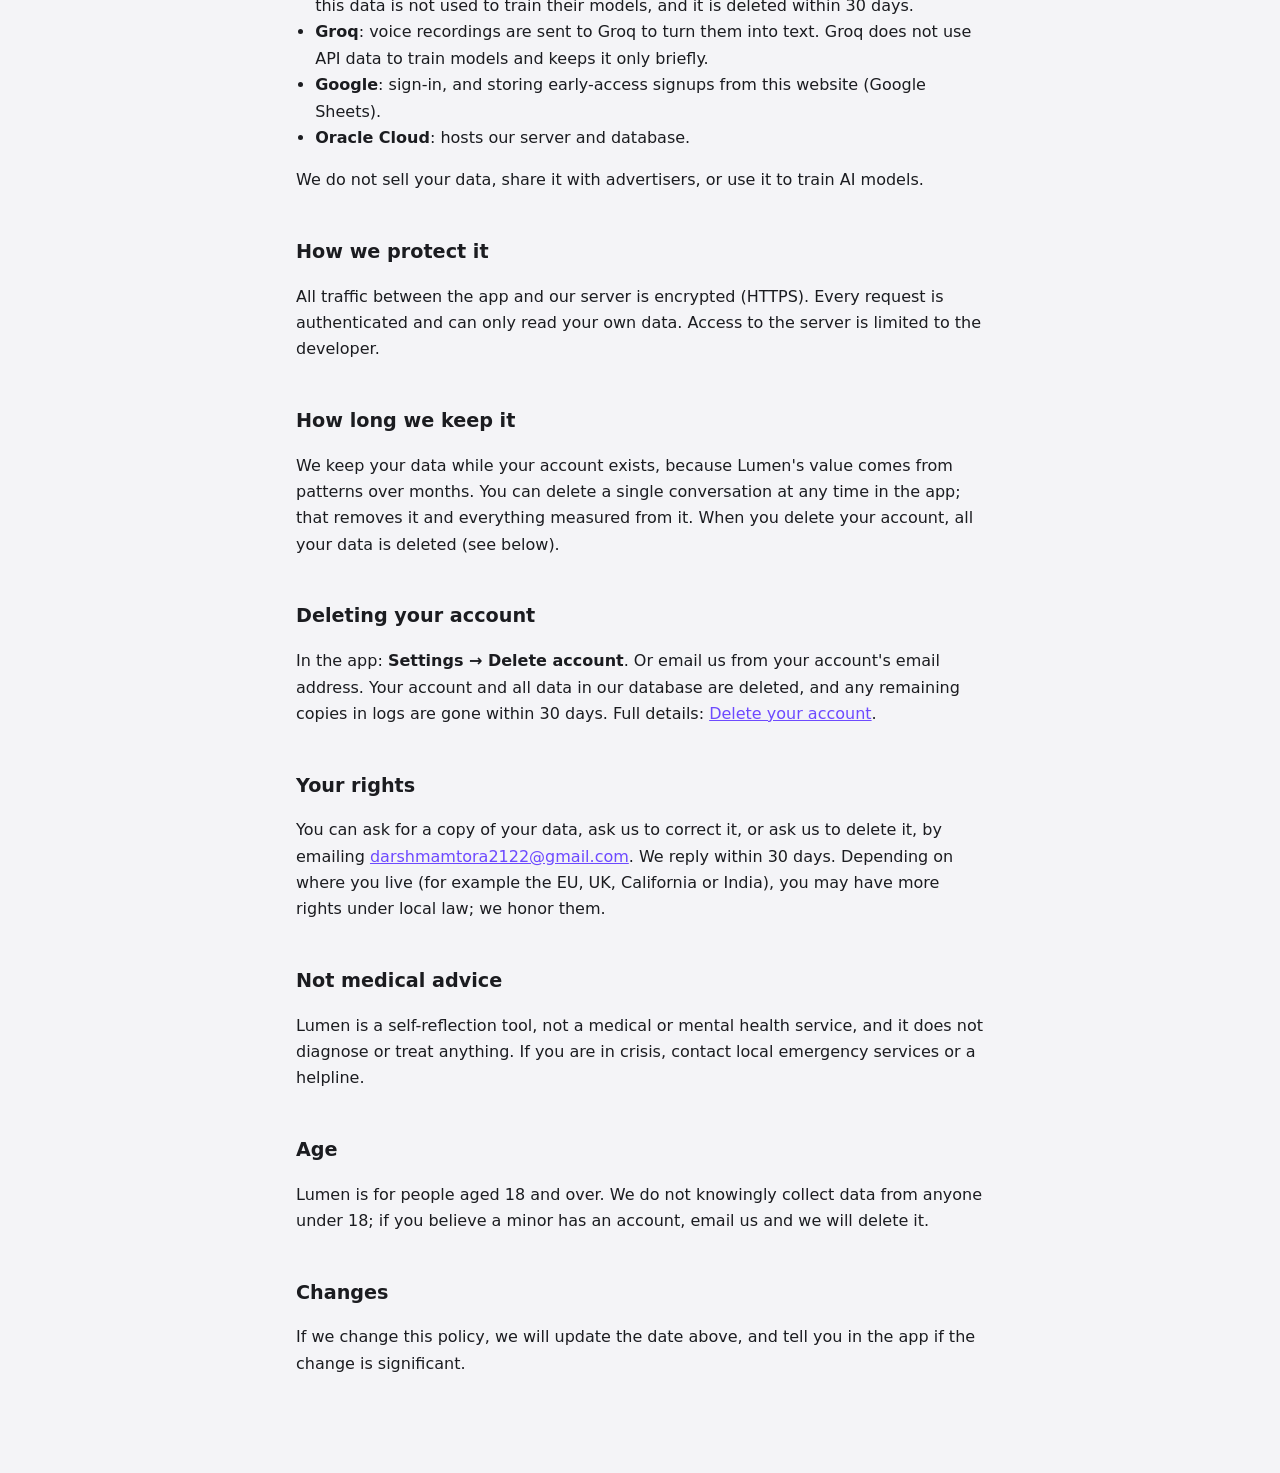
<file: privacy.html>
<!doctype html>
<html lang="en">
<head>
  <meta charset="utf-8">
  <meta name="viewport" content="width=device-width, initial-scale=1">
  <title>Lumen Privacy Policy</title>
  <link rel="stylesheet" href="style.css">
</head>
<body>
<main>
  <nav><a href="index.html">Lumen</a><a href="delete-account.html">Delete account</a></nav>
  <h1>Privacy policy</h1>
  <p class="muted">Effective 22 November 2026</p>

  <p>Lumen is an app where you talk about your day, your goals and how you feel, and Lumen measures patterns in
  what you say. That means you trust us with personal things. This policy explains exactly what we collect, why,
  who processes it, and how you delete it.</p>

  <p>Questions: <a href="mailto:darshmamtora2122@gmail.com">darshmamtora2122@gmail.com</a></p>

  <h2>What we collect</h2>
  <table>
    <tr><th>Data</th><th>Why</th></tr>
    <tr><td>Google account name, email address and Google account ID (from Google Sign-In)</td>
        <td>To create and identify your account. We never see your Google password.</td></tr>
    <tr><td>What you write or say in Lumen: conversations, your onboarding intro, goals, tasks, habits, alarms and
        mood check-ins</td>
        <td>This is the app: Lumen replies to you and counts patterns in it.</td></tr>
    <tr><td>Voice recordings</td>
        <td>Turned into text. <strong>We do not store audio</strong>; only the transcript is kept.</td></tr>
    <tr><td>Measurements derived from your messages (for example mood, topic, the goal a message is about) and a
        short written summary of you that Lumen keeps updated</td>
        <td>To show your Insights and to give replies that remember you.</td></tr>
    <tr><td>Your time zone and reminder settings</td>
        <td>To send habit reminders, follow-ups and check-ins at the right local time.</td></tr>
    <tr><td>Safety screening records (that a message was flagged and what Lumen did; not the message itself)</td>
        <td>If a message suggests you may be in crisis, Lumen shows support resources. We keep a record of that
        event.</td></tr>
    <tr id="signup"><td>Your email address, if you sign up for early access on this website</td>
        <td>To tell you when Lumen opens. Stored in a Google Sheet only we can see. Ask us and we delete it.</td></tr>
    <tr><td>Technical server logs</td>
        <td>To fix errors and keep the service running. Kept for up to 30 days.</td></tr>
  </table>
  <p>Some data stays only on your phone: the profile details in Settings, your sign-in token (stored encrypted),
  and the reminders scheduled on your device.</p>
  <p>We do not collect your location, contacts, photos or advertising ID. Lumen has no ads and no analytics or
  tracking SDKs.</p>

  <h2>Who processes your data</h2>
  <p>We use a small number of service providers that process data only to run Lumen for you:</p>
  <ul>
    <li><strong>OpenAI</strong>: your messages are sent to OpenAI's API to write Lumen's replies, measure your
      messages and find related past entries. Under OpenAI's API terms, this data is not used to train their
      models, and it is deleted within 30 days.</li>
    <li><strong>Groq</strong>: voice recordings are sent to Groq to turn them into text. Groq does not use API
      data to train models and keeps it only briefly.</li>
    <li><strong>Google</strong>: sign-in, and storing early-access signups from this website (Google Sheets).</li>
    <li><strong>Oracle Cloud</strong>: hosts our server and database.</li>
  </ul>
  <p>We do not sell your data, share it with advertisers, or use it to train AI models.</p>

  <h2>How we protect it</h2>
  <p>All traffic between the app and our server is encrypted (HTTPS). Every request is authenticated and can only
  read your own data. Access to the server is limited to the developer.</p>

  <h2>How long we keep it</h2>
  <p>We keep your data while your account exists, because Lumen's value comes from patterns over months. You can
  delete a single conversation at any time in the app; that removes it and everything measured from it. When you
  delete your account, all your data is deleted (see below).</p>

  <h2>Deleting your account</h2>
  <p>In the app: <strong>Settings → Delete account</strong>. Or email us from your account's email address. Your
  account and all data in our database are deleted, and any remaining copies in logs are gone within 30 days.
  Full details: <a href="delete-account.html">Delete your account</a>.</p>

  <h2>Your rights</h2>
  <p>You can ask for a copy of your data, ask us to correct it, or ask us to delete it, by emailing
  <a href="mailto:darshmamtora2122@gmail.com">darshmamtora2122@gmail.com</a>. We reply within 30 days. Depending
  on where you live (for example the EU, UK, California or India), you may have more rights under local law;
  we honor them.</p>

  <h2>Not medical advice</h2>
  <p>Lumen is a self-reflection tool, not a medical or mental health service, and it does not diagnose or treat
  anything. If you are in crisis, contact local emergency services or a helpline.</p>

  <h2>Age</h2>
  <p>Lumen is for people aged 18 and over. We do not knowingly collect data from anyone under 18; if you believe a
  minor has an account, email us and we will delete it.</p>

  <h2>Changes</h2>
  <p>If we change this policy, we will update the date above, and tell you in the app if the change is
  significant.</p>
</main>
</body>
</html>
</file>
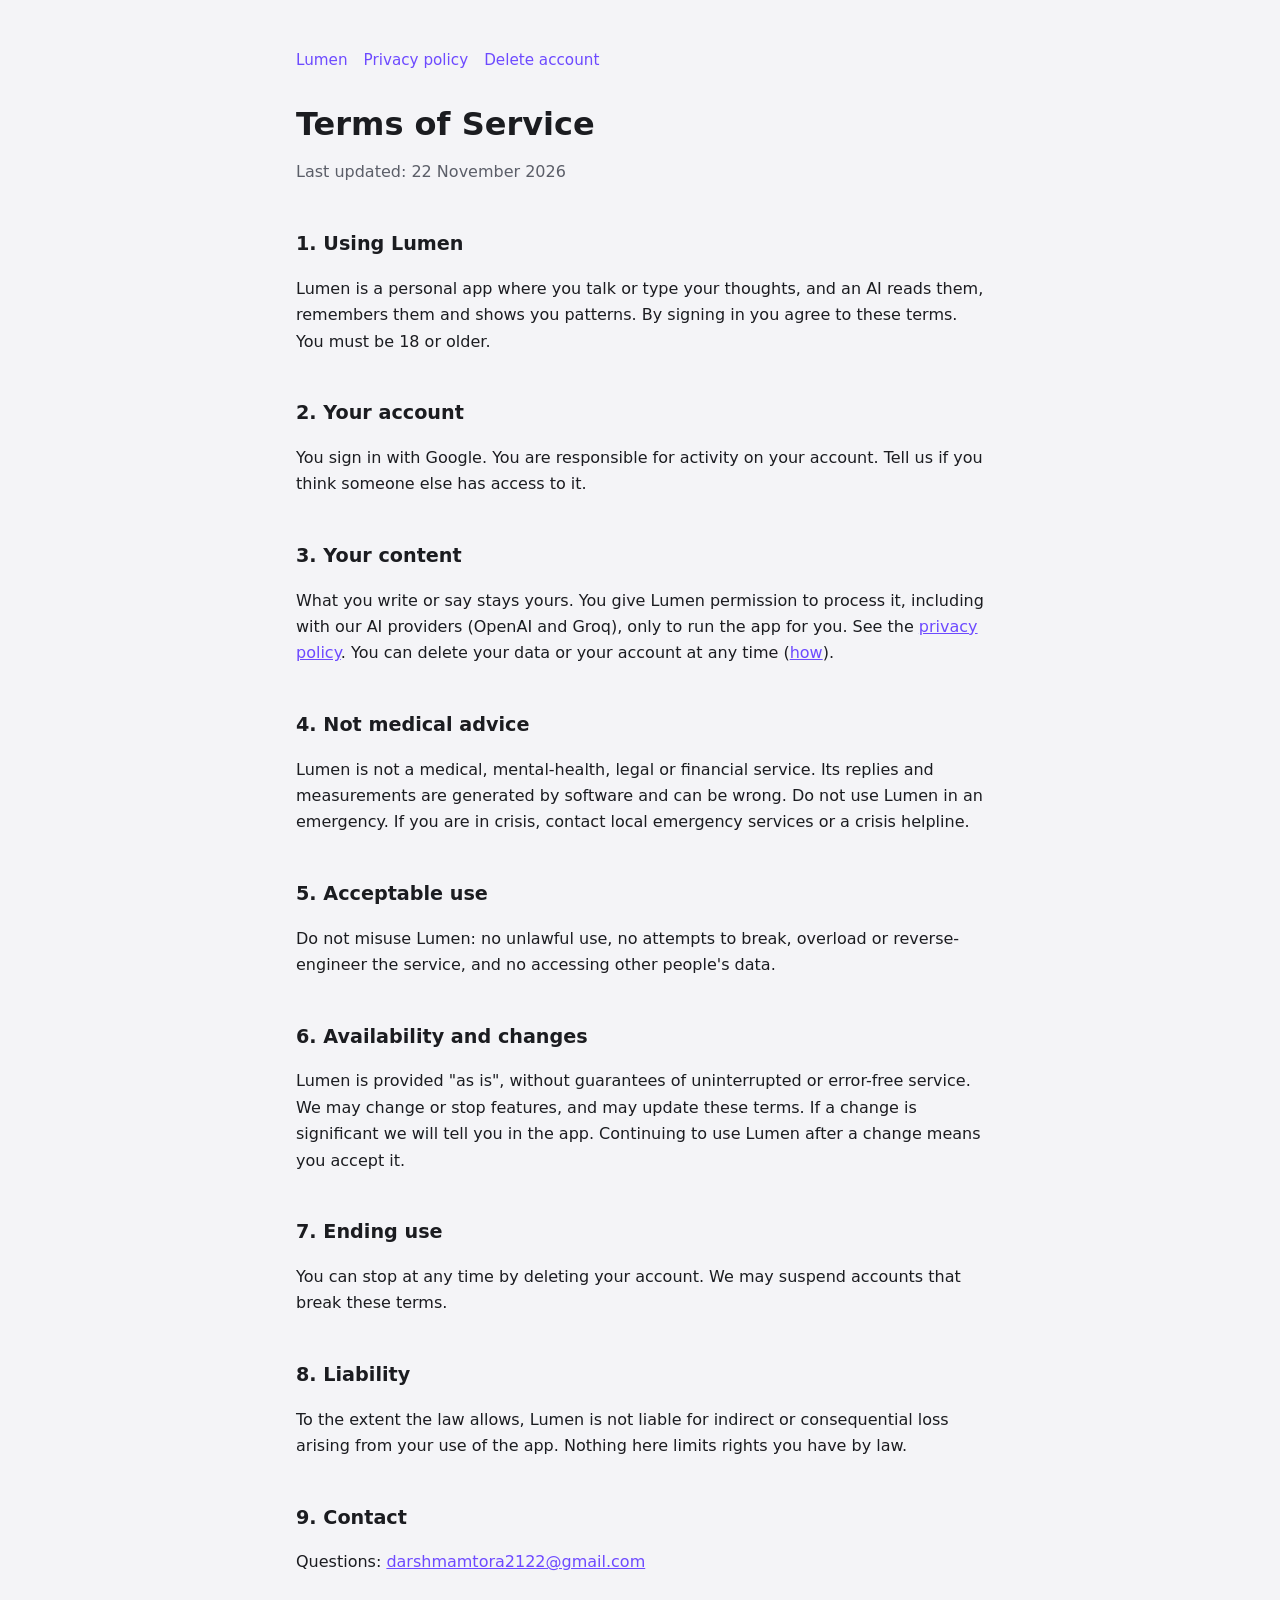
<file: terms.html>
<!doctype html>
<html lang="en">
<head>
  <meta charset="utf-8">
  <meta name="viewport" content="width=device-width, initial-scale=1">
  <title>Lumen Terms of Service</title>
  <link rel="stylesheet" href="style.css">
</head>
<body>
<main>
  <nav><a href="index.html">Lumen</a><a href="privacy.html">Privacy policy</a><a href="delete-account.html">Delete account</a></nav>
  <h1>Terms of Service</h1>
  <p class="muted">Last updated: 22 November 2026</p>

  <h2>1. Using Lumen</h2>
  <p>Lumen is a personal app where you talk or type your thoughts, and an AI reads them, remembers them and shows
  you patterns. By signing in you agree to these terms. You must be 18 or older.</p>

  <h2>2. Your account</h2>
  <p>You sign in with Google. You are responsible for activity on your account. Tell us if you think someone else
  has access to it.</p>

  <h2>3. Your content</h2>
  <p>What you write or say stays yours. You give Lumen permission to process it, including with our AI providers
  (OpenAI and Groq), only to run the app for you. See the <a href="privacy.html">privacy policy</a>. You can delete
  your data or your account at any time (<a href="delete-account.html">how</a>).</p>

  <h2>4. Not medical advice</h2>
  <p>Lumen is not a medical, mental-health, legal or financial service. Its replies and measurements are generated
  by software and can be wrong. Do not use Lumen in an emergency. If you are in crisis, contact local emergency
  services or a crisis helpline.</p>

  <h2>5. Acceptable use</h2>
  <p>Do not misuse Lumen: no unlawful use, no attempts to break, overload or reverse-engineer the service, and no
  accessing other people's data.</p>

  <h2>6. Availability and changes</h2>
  <p>Lumen is provided "as is", without guarantees of uninterrupted or error-free service. We may change or stop
  features, and may update these terms. If a change is significant we will tell you in the app. Continuing to use
  Lumen after a change means you accept it.</p>

  <h2>7. Ending use</h2>
  <p>You can stop at any time by deleting your account. We may suspend accounts that break these terms.</p>

  <h2>8. Liability</h2>
  <p>To the extent the law allows, Lumen is not liable for indirect or consequential loss arising from your use of
  the app. Nothing here limits rights you have by law.</p>

  <h2>9. Contact</h2>
  <p>Questions: <a href="mailto:darshmamtora2122@gmail.com">darshmamtora2122@gmail.com</a></p>
</main>
</body>
</html>
</file>
<file: style.css>
:root {
  --bg: #f4f4f7;
  --fg: #1b1c20;
  --muted: #5b5e68;
  --accent: #6d4aff;
  --card: #ffffff;
  --line: #e2e2e8;
}
@media (prefers-color-scheme: dark) {
  :root {
    --bg: #121316;
    --fg: #e8e8ec;
    --muted: #a0a3ad;
    --accent: #a993ff;
    --card: #1b1c21;
    --line: #2b2d33;
  }
}
* { box-sizing: border-box; }
body {
  margin: 0;
  background: var(--bg);
  color: var(--fg);
  font: 16px/1.65 Inter, system-ui, -apple-system, "Segoe UI", Roboto, sans-serif;
}
main { max-width: 720px; margin: 0 auto; padding: 48px 16px 80px; }
h1 { font-size: 2rem; line-height: 1.2; margin: 0 0 4px; }
h2 { font-size: 1.2rem; margin: 2.2em 0 0.4em; }
p, li { color: var(--fg); }
.muted { color: var(--muted); }
a { color: var(--accent); }
ul { padding-left: 1.2em; }
table { width: 100%; border-collapse: collapse; margin: 1em 0; font-size: 0.95rem; }
th, td { text-align: left; vertical-align: top; padding: 8px 10px; border-bottom: 1px solid var(--line); }
.card { background: var(--card); border: 1px solid var(--line); border-radius: 14px; padding: 18px 20px; margin: 1.2em 0; }
nav { margin-bottom: 32px; font-size: 0.95rem; }
nav a { margin-right: 16px; text-decoration: none; }
</file>
